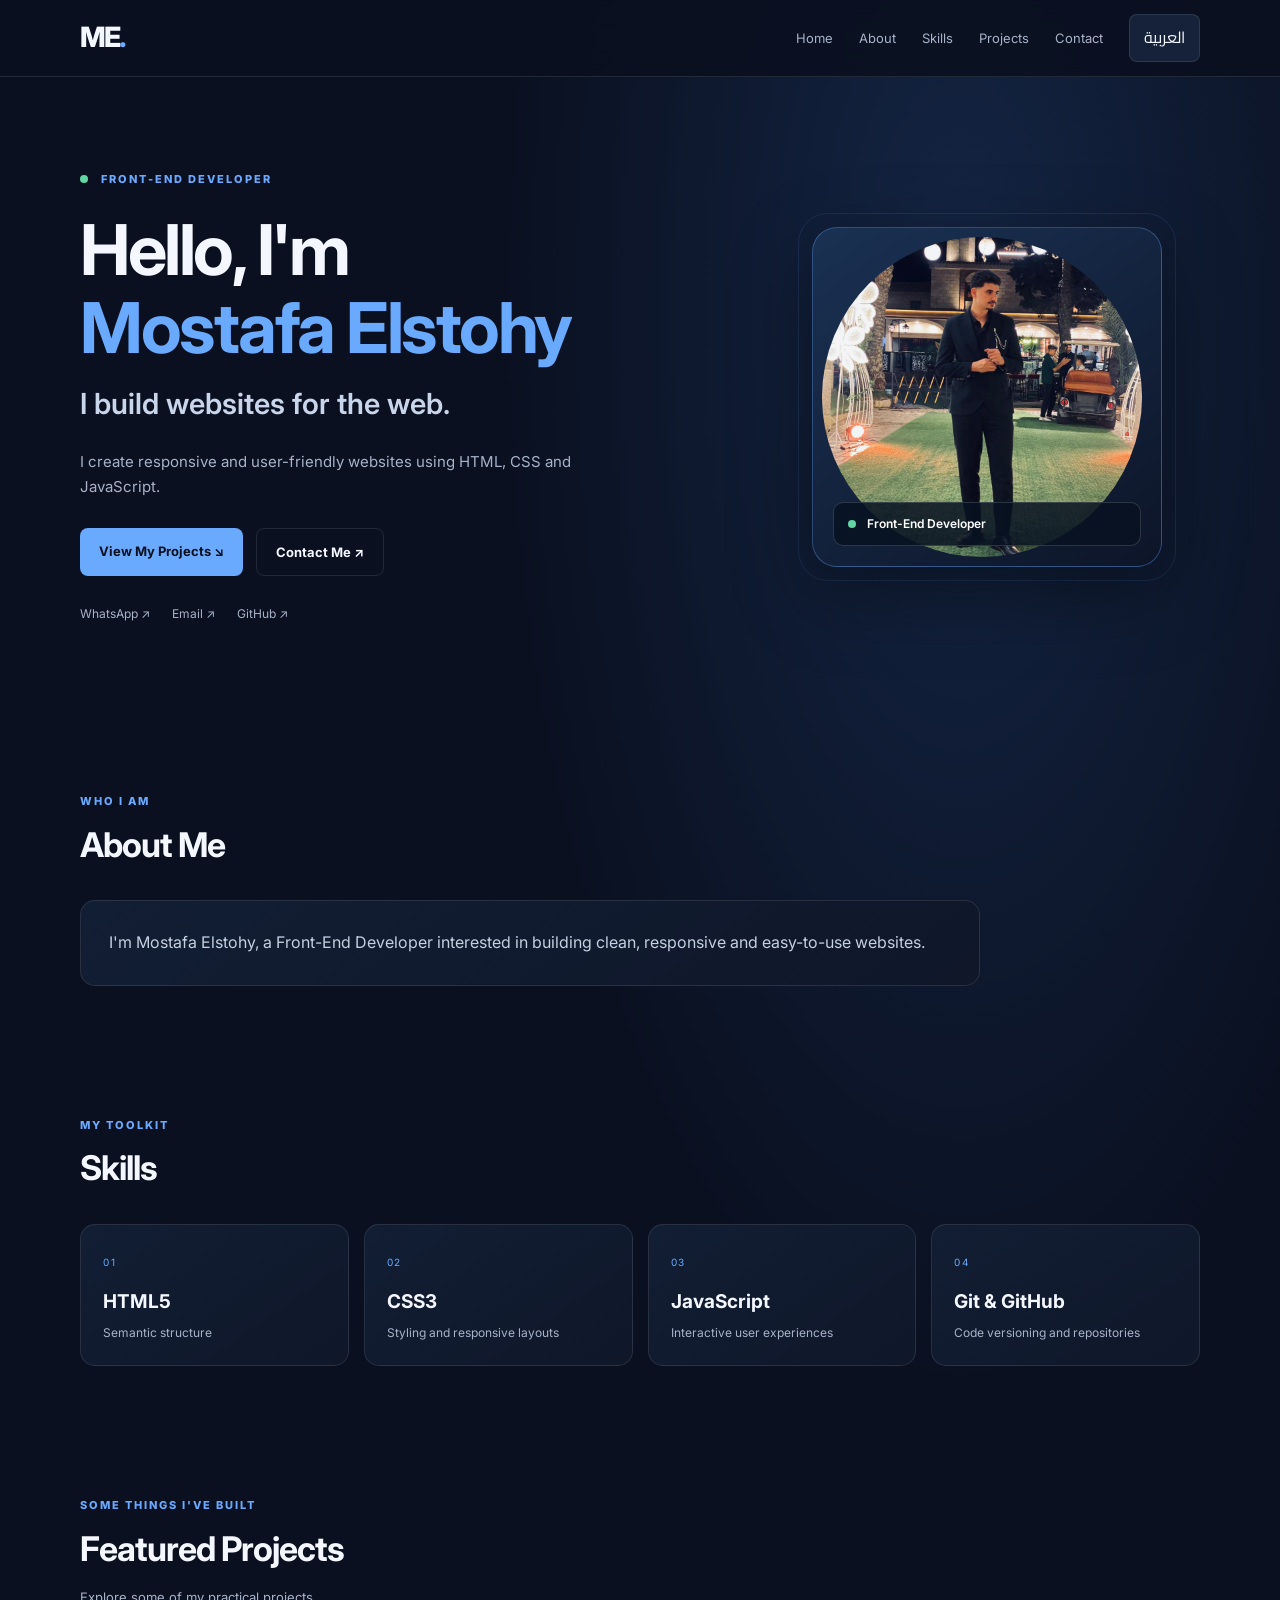
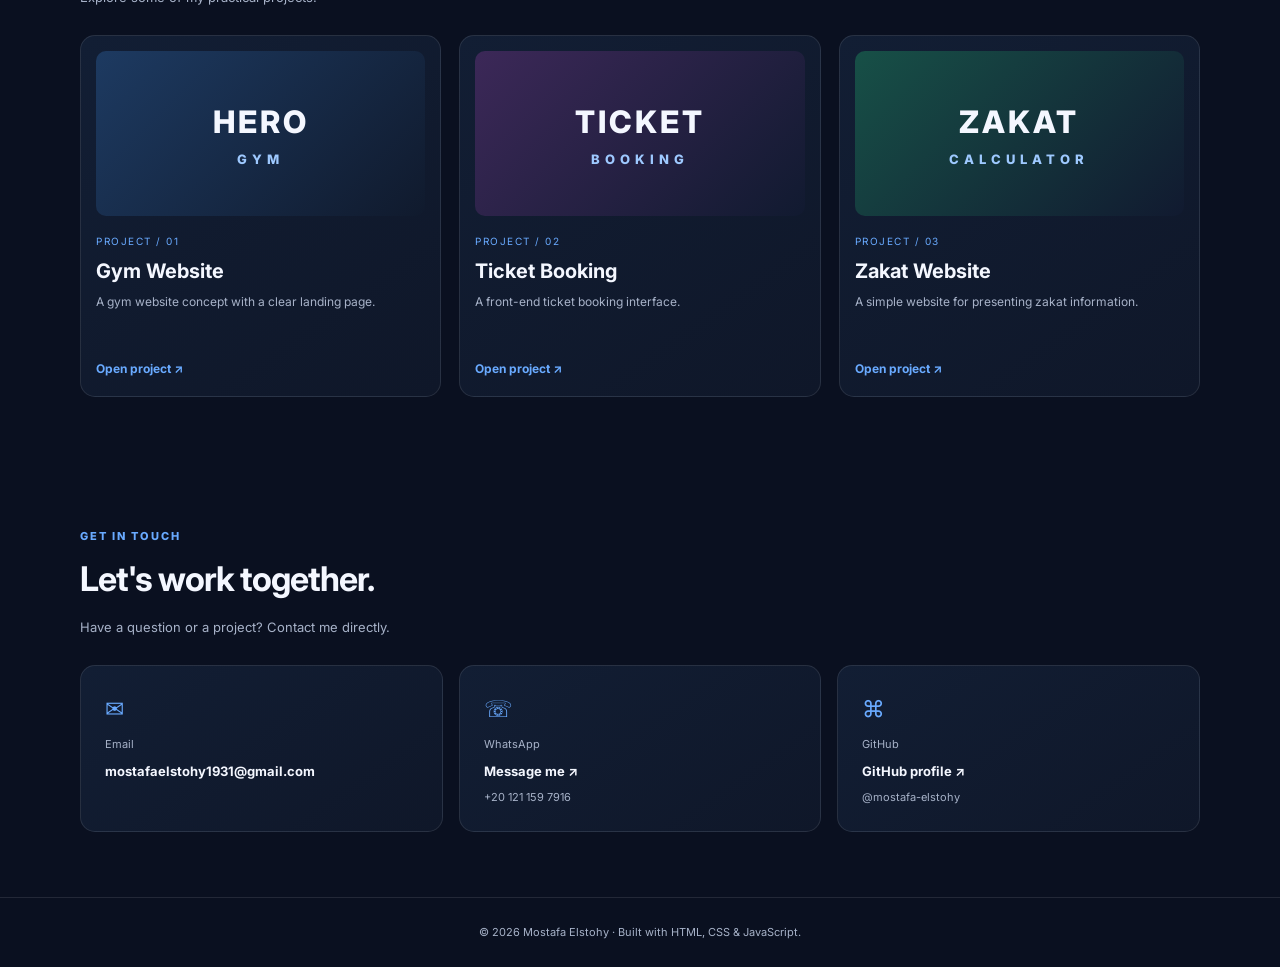
<file: index.html>
<!DOCTYPE html>
<html lang="en" dir="ltr">
<head>
    <meta charset="UTF-8">
    <meta name="viewport" content="width=device-width, initial-scale=1.0">

    <meta name="description" content="Mostafa Elstohy - Front-End Developer Portfolio">

    <title>Mostafa Elstohy | Front-End Developer</title>

    <link rel="preconnect" href="https://fonts.googleapis.com">
    <link rel="preconnect" href="https://fonts.gstatic.com" crossorigin>

    <link href="https://fonts.googleapis.com/css2?family=Cairo:wght@400;500;600;700;800&family=Inter:wght@400;500;600;700;800&display=swap" rel="stylesheet">

    <link rel="stylesheet" href="style.css">
    <script src="script.js" defer></script>
</head>

<body>

<header class="header">
    <nav class="nav container">

        <a class="logo" href="#home">ME<span>.</span></a>

        <button class="menu-toggle" id="menuToggle">☰</button>

        <div class="nav-links" id="navLinks">

            <a href="#home" data-en="Home" data-ar="الرئيسية">Home</a>

            <a href="#about" data-en="About" data-ar="عني">About</a>

            <a href="#skills" data-en="Skills" data-ar="المهارات">Skills</a>

            <a href="#projects" data-en="Projects" data-ar="المشاريع">Projects</a>

            <a href="#contact" data-en="Contact" data-ar="تواصل معي">Contact</a>

            <button class="lang-btn" id="languageBtn">العربية</button>

        </div>
    </nav>
</header>


<main>

    <!-- HOME SECTION -->

    <section class="hero container" id="home">

        <div class="hero-content">

            <p class="eyebrow">
                <span class="dot"></span>
                <span data-en="FRONT-END DEVELOPER" data-ar="مطور واجهات أمامية">
                    FRONT-END DEVELOPER
                </span>
            </p>

            <h1>
                <span data-en="Hello, I'm" data-ar="أهلاً، أنا">Hello, I'm</span>
                <br>
                <span class="accent">Mostafa Elstohy</span>
            </h1>

            <h2
                data-en="I build websites for the web."
                data-ar="ببني مواقع ويب عصرية.">
                I build websites for the web.
            </h2>

            <p class="intro"
                data-en="I create responsive and user-friendly websites using HTML, CSS and JavaScript. Take a look at my projects and feel free to contact me."
                data-ar="بصمم وبنفذ مواقع متجاوبة وسهلة الاستخدام باستخدام HTML وCSS وJavaScript. اتفرج على مشاريعي ومتترددش تتواصل معايا.">

                I create responsive and user-friendly websites using HTML, CSS and JavaScript.
            </p>

            <div class="actions">

                <a class="btn primary" href="#projects"
                    data-en="View My Projects ↘"
                    data-ar="شوف مشاريعي ↘">
                    View My Projects ↘
                </a>

                <a class="btn outline"
                    href="mailto:mostafaelstohy1931@gmail.com"
                    data-en="Contact Me ↗"
                    data-ar="تواصل معايا ↗">
                    Contact Me ↗
                </a>

            </div>

            <div class="quick-links">

                <a href="https://wa.me/201211597916" target="_blank">
                    WhatsApp ↗
                </a>

                <a href="mailto:mostafaelstohy1931@gmail.com">
                    Email ↗
                </a>

                <a href="https://github.com/mostafa-elstohy" target="_blank">
                    GitHub ↗
                </a>

            </div>

        </div>


        <div class="hero-photo-wrap">

    <div class="photo-glow"></div>

    <img
        src="profile.jpeg.jpeg"
        alt="Mostafa Elstohy"
        class="profile-photo"
        width="400px"
        height="400px"
    >

    <div class="photo-caption">
        <span class="status-dot"></span>
        Front-End Developer
    </div>

</div>
    </section>



    <!-- ABOUT SECTION -->

    <section class="section container" id="about">

        <div class="section-heading">

            <p class="kicker" data-en="WHO I AM" data-ar="مين أنا">
                WHO I AM
            </p>

            <h2 data-en="About Me" data-ar="نبذة عني">
                About Me
            </h2>

        </div>

        <div class="panel">

            <p
                data-en="I'm Mostafa Elstohy, a Front-End Developer interested in building clean, responsive and easy-to-use websites. I work with HTML, CSS and JavaScript, and I keep developing my skills through practical projects."
                data-ar="أنا مصطفى الأسطوحي، مطور واجهات أمامية مهتم ببناء مواقع منظمة ومتجاوبة وسهلة الاستخدام. بستخدم HTML وCSS وJavaScript، وبطوّر مهاراتي باستمرار من خلال تنفيذ مشاريع عملية.">

                I'm Mostafa Elstohy, a Front-End Developer interested in building clean, responsive and easy-to-use websites.

            </p>

        </div>

    </section>



    <!-- SKILLS SECTION -->

    <section class="section container" id="skills">

        <div class="section-heading">

            <p class="kicker" data-en="MY TOOLKIT" data-ar="الأدوات اللي بستخدمها">
                MY TOOLKIT
            </p>

            <h2 data-en="Skills" data-ar="المهارات">
                Skills
            </h2>

        </div>


        <div class="skills-grid">

            <article class="skill">
                <span>01</span>
                <h3>HTML5</h3>
                <p data-en="Semantic structure" data-ar="بناء هيكل صفحات منظم">
                    Semantic structure
                </p>
            </article>

            <article class="skill">
                <span>02</span>
                <h3>CSS3</h3>
                <p data-en="Styling and responsive layouts" data-ar="التنسيق والتصميم المتجاوب">
                    Styling and responsive layouts
                </p>
            </article>

            <article class="skill">
                <span>03</span>
                <h3>JavaScript</h3>
                <p data-en="Interactive user experiences" data-ar="إضافة التفاعل للمواقع">
                    Interactive user experiences
                </p>
            </article>

            <article class="skill">
                <span>04</span>
                <h3>Git & GitHub</h3>
                <p data-en="Code versioning and repositories" data-ar="إدارة الكود والمستودعات">
                    Code versioning and repositories
                </p>
            </article>

        </div>

    </section>



    <!-- PROJECTS SECTION -->

    <section class="section container" id="projects">

        <div class="section-heading">

            <p class="kicker" data-en="SOME THINGS I'VE BUILT" data-ar="نماذج من شغلي">
                SOME THINGS I'VE BUILT
            </p>

            <h2 data-en="Featured Projects" data-ar="أبرز المشاريع">
                Featured Projects
            </h2>

            <p class="section-note"
                data-en="Explore some of my practical projects."
                data-ar="اتفرج على بعض مشاريعي العملية.">

                Explore some of my practical projects.

            </p>

        </div>


        <div class="projects-grid">

            <article class="project">

                <div class="project-visual gym">
                    HERO
                    <span>GYM</span>
                </div>

                <p class="project-index">PROJECT / 01</p>

                <h3 data-en="Gym Website" data-ar="موقع الجيم">
                    Gym Website
                </h3>

                <p
                    data-en="A gym website concept with a clear landing page and membership sections."
                    data-ar="موقع جيم بواجهة رئيسية وأقسام للاشتراكات والخدمات.">

                    A gym website concept with a clear landing page.

                </p>

                <a href="./Gym-website/gym.html"
                    data-en="Open project ↗"
                    data-ar="افتح المشروع ↗">
                    Open project ↗
                </a>

            </article>



            <article class="project">

                <div class="project-visual ticket">
                    TICKET
                    <span>BOOKING</span>
                </div>

                <p class="project-index">PROJECT / 02</p>

                <h3 data-en="Ticket Booking" data-ar="حجز التذاكر">
                    Ticket Booking
                </h3>

                <p
                    data-en="A front-end ticket booking interface built as a practical project."
                    data-ar="واجهة أمامية لحجز التذاكر كمشروع تطبيقي.">

                    A front-end ticket booking interface.

                </p>

                <a href="./Ticket-website/Ticket-website.html"
                    data-en="Open project ↗"
                    data-ar="افتح المشروع ↗">
                    Open project ↗
                </a>

            </article>



            <article class="project">

                <div class="project-visual zakat">
                    ZAKAT
                    <span>CALCULATOR</span>
                </div>

                <p class="project-index">PROJECT / 03</p>

                <h3 data-en="Zakat Website" data-ar="موقع الزكاة">
                    Zakat Website
                </h3>

                <p
                    data-en="A simple website for presenting zakat information and calculations."
                    data-ar="موقع بسيط لعرض معلومات وحسابات الزكاة.">

                    A simple website for presenting zakat information.

                </p>

                <a href="./zakat-website/zakat-Website.html"
                    data-en="Open project ↗"
                    data-ar="افتح المشروع ↗">
                    Open project ↗
                </a>

            </article>

        </div>

    </section>



    <!-- CONTACT SECTION -->

    <section class="section container" id="contact">

        <div class="section-heading">

            <p class="kicker" data-en="GET IN TOUCH" data-ar="خلينا نتواصل">
                GET IN TOUCH
            </p>

            <h2
                data-en="Let's work together."
                data-ar="خلينا نشتغل سوا.">

                Let's work together.

            </h2>

            <p class="section-note"
                data-en="Have a question or a project? Contact me directly."
                data-ar="عندك سؤال أو مشروع؟ تواصل معايا مباشرة.">

                Have a question or a project? Contact me directly.

            </p>

        </div>


        <div class="contact-grid">

            <a class="contact-card"
                href="mailto:mostafaelstohy1931@gmail.com">

                <span>✉</span>
                <small>Email</small>
                <strong>mostafaelstohy1931@gmail.com</strong>

            </a>


            <a class="contact-card"
                href="https://wa.me/201211597916"
                target="_blank">

                <span>☏</span>
                <small>WhatsApp</small>

                <strong data-en="Message me ↗" data-ar="ابعتلي رسالة ↗">
                    Message me ↗
                </strong>

                <em>+20 121 159 7916</em>

            </a>


            <a class="contact-card"
                href="https://github.com/mostafa-elstohy"
                target="_blank">

                <span>⌘</span>
                <small>GitHub</small>

                <strong data-en="GitHub profile ↗" data-ar="حساب GitHub ↗">
                    GitHub profile ↗
                </strong>

                <em>@mostafa-elstohy</em>

            </a>

        </div>

    </section>

</main>



<!-- FOOTER -->

<footer class="footer">

    <p>
        © <span id="year"></span> Mostafa Elstohy ·
        <span data-en="Built with HTML, CSS & JavaScript."
            data-ar="تم بناؤه باستخدام HTML وCSS وJavaScript.">
            Built with HTML, CSS & JavaScript.
        </span>
    </p>

</footer>

</body>
</html>
</file>
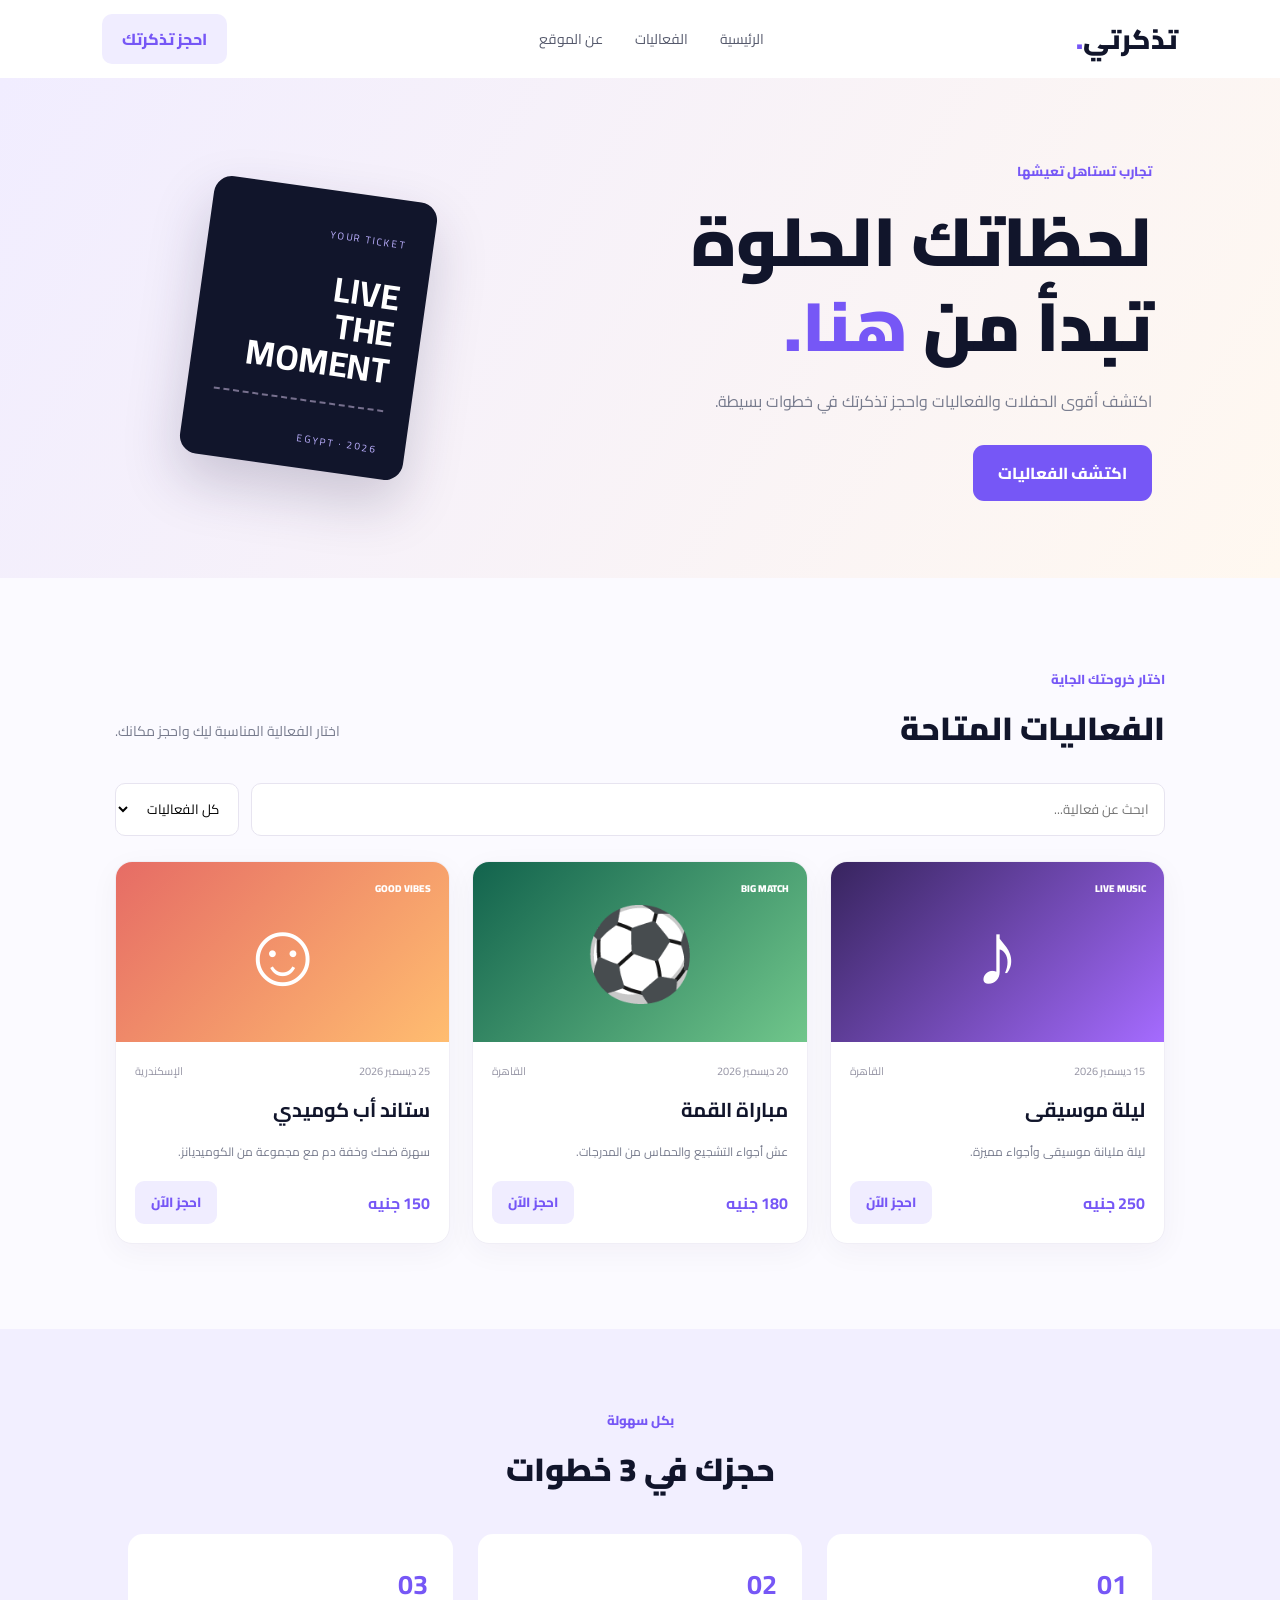
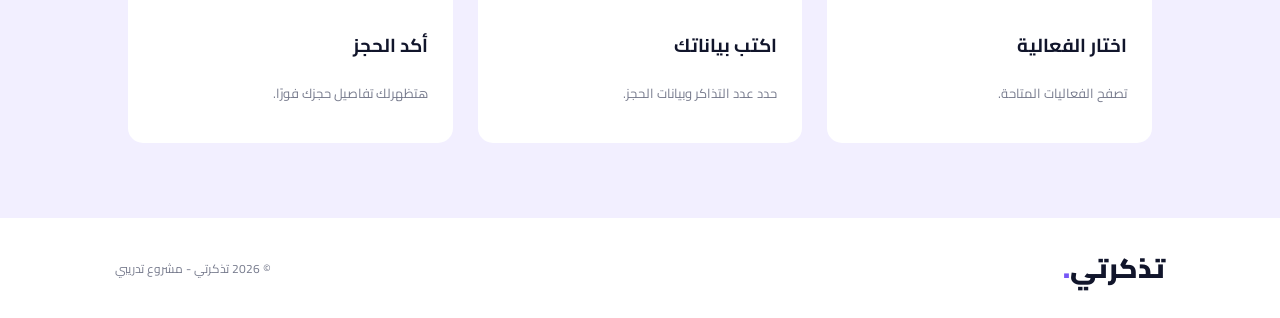
<file: Ticket-website/Ticket-website.html>
<!DOCTYPE html>
<html lang="ar" dir="rtl">
<head>
    <meta charset="UTF-8">
    <meta name="viewport" content="width=device-width, initial-scale=1.0">
    <title>تذكرتي | احجز مكانك</title>
      
         
<link rel="stylesheet" href="style.css">
</head>
<body>

    <header class="navbar">
        <a class="logo" href="#">تذكرتي<span>.</span></a>

        <nav>
            <a href="#home">الرئيسية</a>
            <a href="#events">الفعاليات</a>
            <a href="#about">عن الموقع</a>
        </nav>

        <a class="nav-button" href="#events">احجز تذكرتك</a>
    </header>

    <main>
        <section class="hero" id="home">
            <div class="hero-content">
                <span class="eyebrow">تجارب تستاهل تعيشها</span>

                <h1>لحظاتك الحلوة<br>تبدأ من <span>هنا.</span></h1>

                <p>
                    اكتشف أقوى الحفلات والفعاليات
                    واحجز تذكرتك في خطوات بسيطة.
                </p>

                <a class="primary-button" href="#events">
                    اكتشف الفعاليات
                </a>
            </div>

            <div class="hero-art">
                <div class="ticket-shape">
                    <span class="ticket-small">YOUR TICKET</span>
                    <strong>LIVE<br>THE<br>MOMENT</strong>
                    <div class="ticket-line"></div>
                    <span class="ticket-date">2026 · EGYPT</span>
                </div>
            </div>
        </section>

        <section class="events-section" id="events">

            <div class="section-heading">
                <div>
                    <span class="eyebrow">اختار خروحتك الجاية</span>
                    <h2>الفعاليات المتاحة</h2>
                </div>

                <p>اختار الفعالية المناسبة ليك واحجز مكانك.</p>
            </div>

            <div class="filters">
                <input
                    id="searchInput"
                    type="search"
                    placeholder="ابحث عن فعالية..."
                >

                <select id="categoryFilter">
                    <option value="all">كل الفعاليات</option>
                    <option value="concert">حفلات</option>
                    <option value="sport">رياضة</option>
                    <option value="show">عروض</option>
                </select>
            </div>

            <div class="events-grid" id="eventsGrid">

                <article class="event-card"
                    data-category="concert"
                    data-name="ليلة موسيقى">

                    <div class="event-image music">
                        <span>LIVE MUSIC</span>
                        <b>♪</b>
                    </div>

                    <div class="event-info">
                        <div class="event-meta">
                            <span>15 ديسمبر 2026</span>
                            <span>القاهرة</span>
                        </div>

                        <h3>ليلة موسيقى</h3>
                        <p>ليلة مليانة موسيقى وأجواء مميزة.</p>

                        <div class="card-bottom">
                            <strong>250 جنيه</strong>

                            <button class="book-button"
                                data-event="ليلة موسيقى"
                                data-price="250">
                                احجز الآن
                            </button>
                        </div>
                    </div>
                </article>

                <article class="event-card"
                    data-category="sport"
                    data-name="مباراة القمة">

                    <div class="event-image football">
                        <span>BIG MATCH</span>
                        <b>⚽</b>
                    </div>

                    <div class="event-info">
                        <div class="event-meta">
                            <span>20 ديسمبر 2026</span>
                            <span>القاهرة</span>
                        </div>

                        <h3>مباراة القمة</h3>
                        <p>عش أجواء التشجيع والحماس من المدرجات.</p>

                        <div class="card-bottom">
                            <strong>180 جنيه</strong>

                            <button class="book-button"
                                data-event="مباراة القمة"
                                data-price="180">
                                احجز الآن
                            </button>
                        </div>
                    </div>
                </article>

                <article class="event-card"
                    data-category="show"
                    data-name="ستاند أب كوميدي">

                    <div class="event-image comedy">
                        <span>GOOD VIBES</span>
                        <b>☺</b>
                    </div>

                    <div class="event-info">
                        <div class="event-meta">
                            <span>25 ديسمبر 2026</span>
                            <span>الإسكندرية</span>
                        </div>

                        <h3>ستاند أب كوميدي</h3>
                        <p>سهرة ضحك وخفة دم مع مجموعة من الكوميديانز.</p>

                        <div class="card-bottom">
                            <strong>150 جنيه</strong>

                            <button class="book-button"
                                data-event="ستاند أب كوميدي"
                                data-price="150">
                                احجز الآن
                            </button>
                        </div>
                    </div>
                </article>

            </div>

            <p class="empty-message" id="emptyMessage" hidden>
                مفيش فعاليات مطابقة للبحث.
            </p>

        </section>

        <section class="about" id="about">
            <span class="eyebrow">بكل سهولة</span>
            <h2>حجزك في 3 خطوات</h2>

            <div class="steps">
                <div>
                    <b>01</b>
                    <h3>اختار الفعالية</h3>
                    <p>تصفح الفعاليات المتاحة.</p>
                </div>

                <div>
                    <b>02</b>
                    <h3>اكتب بياناتك</h3>
                    <p>حدد عدد التذاكر وبيانات الحجز.</p>
                </div>

                <div>
                    <b>03</b>
                    <h3>أكد الحجز</h3>
                    <p>هتظهرلك تفاصيل حجزك فورًا.</p>
                </div>
            </div>
        </section>
    </main>

    <footer>
        <a class="logo" href="#">تذكرتي<span>.</span></a>
        <p>© 2026 تذكرتي - مشروع تدريبي</p>
    </footer>

    <!-- Booking Modal -->

    <div class="modal" id="bookingModal" aria-hidden="true">

        <div class="modal-box">

            <button class="close-modal" id="closeModal">×</button>

            <span class="eyebrow">خطوة واحدة وتبقى جاهز</span>

            <h2 id="modalTitle">احجز تذكرتك</h2>

            <p class="selected-event" id="selectedEvent"></p>

            <form id="bookingForm">

                <label for="customerName">الاسم بالكامل</label>
                <input id="customerName"
                    type="text"
                    placeholder="اكتب اسمك"
                    required minlength="3">

                <label for="customerEmail">البريد الإلكتروني</label>
                <input id="customerEmail"
                    type="email"
                    placeholder="name@example.com"
                    required>

                <label for="ticketCount">عدد التذاكر</label>

                <select id="ticketCount">
                    <option value="1">1 تذكرة</option>
                    <option value="2">2 تذكرة</option>
                    <option value="3">3 تذاكر</option>
                    <option value="4">4 تذاكر</option>
                </select>

                <div class="total-row">
                    <span>الإجمالي</span>
                    <strong id="totalPrice">0 جنيه</strong>
                </div>

                <button class="primary-button submit-button"
                    type="submit">
                    تأكيد الحجز
                </button>

            </form>

            <div class="success-message" id="successMessage" hidden>

                <div class="success-icon">✓</div>

                <h3>تم تسجيل حجزك بنجاح!</h3>

                <p id="bookingSummary"></p>

                <button class="primary-button" id="doneButton">
                    تمام
                </button>

            </div>

        </div>
    </div>

    <script src="script.js"></script>

</body>
</html>
</file>
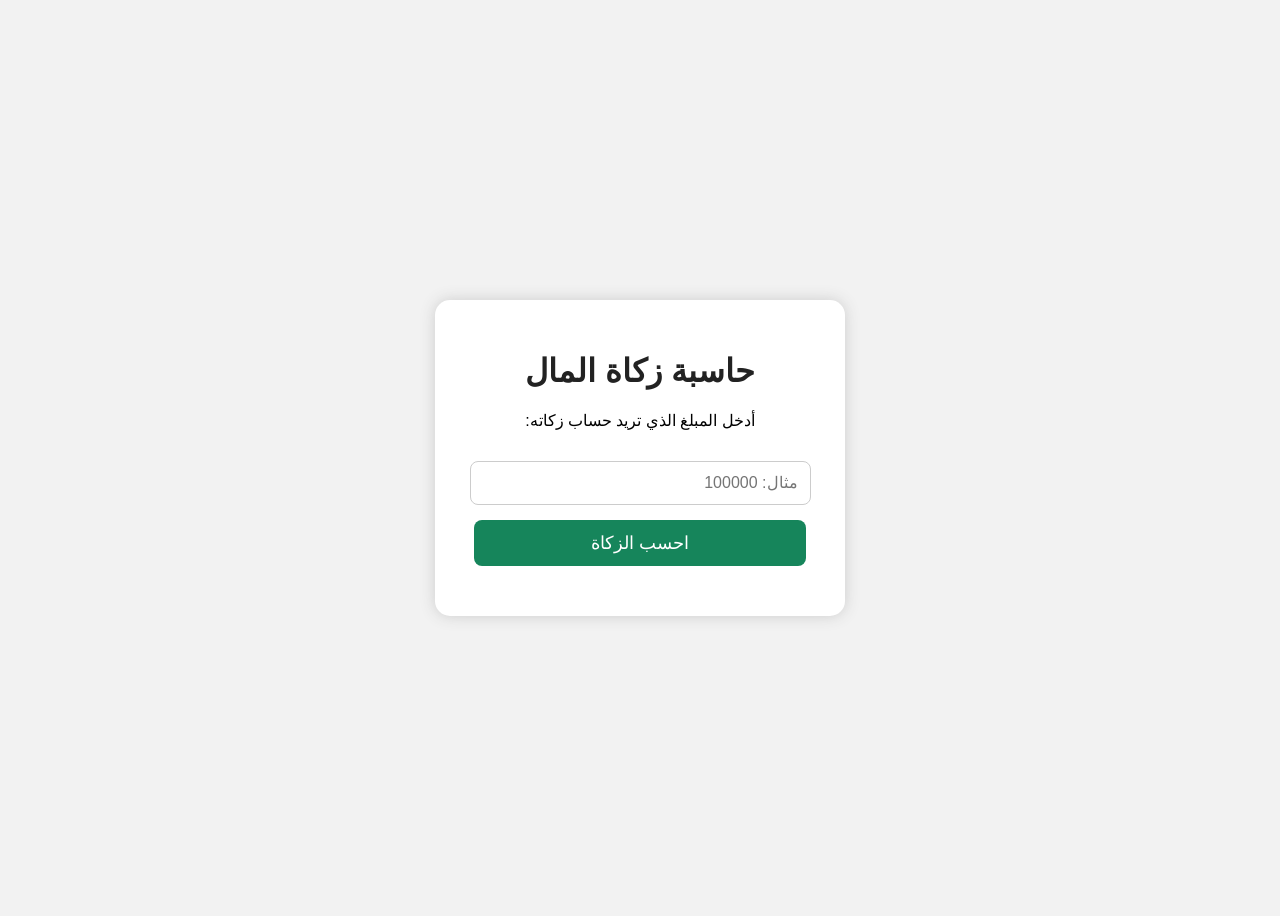
<file: zakat-website/zakat-Website.html>
<!DOCTYPE html>
<html lang="ar" dir="rtl">
<head>
    <meta charset="UTF-8">
    <meta name="viewport" content="width=device-width, initial-scale=1.0">
    <title>حاسبة زكاة المال</title>

    <style>
        body {
            font-family: Arial;
            background: #f2f2f2;
            display: flex;
            justify-content: center;
            align-items: center;
            height: 100vh;
        }

        .box {
            background: white;
            padding: 30px;
            width: 350px;
            border-radius: 15px;
            text-align: center;
            box-shadow: 0 0 15px #ccc;
        }

        h1 {
            color: #222;
        }

        input {
            width: 90%;
            padding: 12px;
            margin: 15px 0;
            border: 1px solid #ccc;
            border-radius: 8px;
            font-size: 16px;
        }

        button {
            width: 95%;
            padding: 12px;
            border: none;
            border-radius: 8px;
            background: #16855b;
            color: white;
            font-size: 18px;
            cursor: pointer;
        }

        button:hover {
            background: #106b49;
        }

        #result {
            margin-top: 20px;
            font-size: 18px;
            font-weight: bold;
        }
    </style>
</head>

<body>

    <div class="box">

        <h1>حاسبة زكاة المال</h1>

        <p>أدخل المبلغ الذي تريد حساب زكاته:</p>

        <input
            type="number"
            id="money"
            placeholder="مثال: 100000"
        >

        <button onclick="calculateZakat()">
            احسب الزكاة
        </button>

        <div id="result"></div>

    </div>

    <script>
        function calculateZakat() {

            let money = Number(document.getElementById("money").value);

            if (money <= 0) {
                document.getElementById("result").innerHTML =
                    "من فضلك أدخل مبلغ صحيح";
                return;
            }

            let zakat = money * 0.025;

            document.getElementById("result").innerHTML =
                "قيمة الزكاة: " + zakat.toLocaleString() + " جنيه";
        }
    </script>

</body>
</html>
</file>
<file: style.css>
* {
    box-sizing: border-box;
    margin: 0;
    padding: 0;
}

:root {
    --bg: #0a1020;
    --panel: #111b30;
    --text: #f4f7ff;
    --muted: #a7b2c8;
    --blue: #69aaff;
    --line: rgba(255,255,255,.1);
}

html {
    scroll-behavior: smooth;
    scroll-padding-top: 90px;
}

body {
    background:
        radial-gradient(ellipse at 75% 12%, #142544 0, transparent 34%),
        var(--bg);

    color: var(--text);
    font-family: Inter, Cairo, sans-serif;
    line-height: 1.7;
}

a {
    color: inherit;
    text-decoration: none;
}

.container {
    width: min(1120px, 90%);
    margin: auto;
}


/* NAVBAR */

.header {
    position: sticky;
    top: 0;
    z-index: 20;

    background: rgba(10,16,32,.9);
    backdrop-filter: blur(15px);

    border-bottom: 1px solid var(--line);
}

.nav {
    height: 76px;

    display: flex;
    align-items: center;
    justify-content: space-between;
}

.logo {
    font-size: 28px;
    font-weight: 800;
    letter-spacing: -2px;
}

.logo span,
.accent,
.initials span {
    color: var(--blue);
}

.nav-links {
    display: flex;
    align-items: center;
    gap: 26px;
}

.nav-links > a {
    font-size: 13px;
    color: var(--muted);
    transition: .2s;
}

.nav-links > a:hover {
    color: var(--blue);
}

.lang-btn,
.menu-toggle {
    border: 1px solid var(--line);
    background: #15223a;
    color: var(--text);

    padding: 9px 14px;
    border-radius: 8px;

    cursor: pointer;
    font: inherit;
}

.menu-toggle {
    display: none;
}


/* HERO */

.hero {
    min-height: 650px;

    display: grid;
    grid-template-columns: 1.2fr .8fr;

    align-items: center;
    gap: 55px;

    padding-top: 60px;
    padding-bottom: 70px;
}

.eyebrow,
.kicker {
    color: var(--blue);
    font-size: 11px;
    font-weight: 800;
    letter-spacing: 2px;
}

.dot {
    display: inline-block;

    width: 8px;
    height: 8px;

    background: #61d6a2;
    border-radius: 50%;

    margin-inline-end: 9px;
}

h1 {
    font-size: clamp(42px, 6vw, 70px);
    line-height: 1.12;
    letter-spacing: -2.5px;

    margin: 22px 0 12px;
}

.hero h2 {
    font-size: clamp(21px, 3vw, 29px);
    color: #c8d5ea;
    font-weight: 600;
}

.intro {
    max-width: 570px;

    color: var(--muted);

    margin: 20px 0 28px;
    font-size: 15px;
}


/* BUTTONS */

.actions {
    display: flex;
    gap: 13px;
    flex-wrap: wrap;
}

.btn {
    padding: 12px 19px;

    border-radius: 8px;

    font-size: 13px;
    font-weight: 700;

    transition: .2s;
}

.primary {
    background: var(--blue);
    color: #07101e;
}

.primary:hover {
    transform: translateY(-3px);
}

.outline {
    border: 1px solid var(--line);
}

.outline:hover {
    border-color: var(--blue);
    color: var(--blue);
}

.quick-links {
    display: flex;
    gap: 22px;

    margin-top: 28px;

    color: var(--muted);
    font-size: 12px;
}


/* HERO DESIGN */

.hero-visual {
    height: 360px;
    max-width: 360px;
    width: 100%;

    justify-self: center;

    border: 1px solid var(--line);
    border-radius: 28px;

    background: linear-gradient(145deg, #172b4c, #0d1528);

    display: flex;
    flex-direction: column;

    align-items: center;
    justify-content: center;

    position: relative;
    overflow: hidden;

    box-shadow: 0 25px 80px #0005;
}

.initials {
    font-size: 100px;
    font-weight: 800;
    letter-spacing: -9px;
    z-index: 1;
}

.hero-visual p {
    font-size: 12px;
    letter-spacing: 2px;
    color: #d5e4fa;
    z-index: 1;
}

.hero-visual small {
    margin-top: 17px;
    color: var(--muted);
    z-index: 1;
}

.ring {
    position: absolute;

    border: 1px solid #69aaff35;
    border-radius: 50%;

    width: 280px;
    height: 280px;
}

.ring-a {
    transform: translate(90px, -105px);
}

.ring-b {
    transform: translate(-110px, 110px);

    width: 210px;
    height: 210px;
}


/* SECTIONS */

.section {
    padding-top: 65px;
    padding-bottom: 65px;
}

.section-heading {
    margin-bottom: 27px;
}

.section-heading h2 {
    font-size: 34px;
    letter-spacing: -1px;
    margin-top: 5px;
}

.section-note {
    font-size: 13px;
    color: var(--muted);
    margin-top: 8px;
}


/* ABOUT */

.panel,
.skill,
.project,
.contact-card {
    background: linear-gradient(145deg, #121e34, #0f1729);

    border: 1px solid var(--line);
    border-radius: 15px;
}

.panel {
    padding: 28px;
    color: #c4cfe1;
    max-width: 900px;
}


/* SKILLS */

.skills-grid {
    display: grid;
    grid-template-columns: repeat(4, 1fr);
    gap: 15px;
}

.skill {
    padding: 22px;
}

.skill span,
.project-index {
    color: var(--blue);
    font-size: 10px;
    letter-spacing: 1.5px;
}

.skill h3 {
    font-size: 19px;
    margin: 12px 0 4px;
}

.skill p,
.project > p:not(.project-index) {
    font-size: 12px;
    color: var(--muted);
}


/* PROJECTS */

.projects-grid {
    display: grid;
    grid-template-columns: repeat(3, 1fr);
    gap: 18px;
}

.project {
    padding: 15px;
    transition: .25s;
}

.project:hover {
    transform: translateY(-5px);
    border-color: #69aaff75;
}

.project-visual {
    height: 165px;
    border-radius: 10px;

    display: flex;
    flex-direction: column;

    justify-content: center;
    align-items: center;

    font-size: 31px;
    font-weight: 800;
    letter-spacing: 3px;

    background: linear-gradient(135deg, #1d3a61, #101a2d);
}

.project-visual span {
    font-size: 13px;
    letter-spacing: 5px;
    color: #9ec9ff;
}

.ticket {
    background: linear-gradient(135deg, #3c2858, #111a30);
}

.zakat {
    background: linear-gradient(135deg, #175047, #111a30);
}

.project-index {
    margin-top: 17px;
}

.project h3 {
    font-size: 20px;
    margin: 4px 0;
}

.project > p:not(.project-index) {
    min-height: 55px;
}

.project > a {
    display: inline-block;

    color: var(--blue);
    font-size: 12px;
    font-weight: 700;

    margin-top: 12px;
}


/* CONTACT */

.contact-grid {
    display: grid;
    grid-template-columns: repeat(3, 1fr);
    gap: 16px;
}

.contact-card {
    padding: 24px;

    display: flex;
    flex-direction: column;
    gap: 6px;

    transition: .2s;
    min-width: 0;
}

.contact-card:hover {
    border-color: var(--blue);
    transform: translateY(-3px);
}

.contact-card > span {
    font-size: 23px;
    color: var(--blue);
}

.contact-card small,
.contact-card em {
    font-size: 11px;
    color: var(--muted);
    font-style: normal;
}

.contact-card strong {
    font-size: 13px;
    overflow-wrap: anywhere;
}


/* FOOTER */

.footer {
    border-top: 1px solid var(--line);

    padding: 25px 5%;

    text-align: center;
    color: var(--muted);

    font-size: 11px;
}


/* ARABIC */

body[dir="rtl"] {
    font-family: Cairo, Inter, sans-serif;
}

body[dir="rtl"] .eyebrow,
body[dir="rtl"] .kicker {
    letter-spacing: 0;
}

body[dir="rtl"] h1 {
    letter-spacing: 0;
}

body[dir="rtl"] .hero-content,
body[dir="rtl"] .section-heading,
body[dir="rtl"] .panel,
body[dir="rtl"] .skill,
body[dir="rtl"] .project,
body[dir="rtl"] .contact-card {
    text-align: right;
}


/* TABLET */

@media(max-width: 800px) {

    .hero {
        grid-template-columns: 1fr;
        gap: 35px;
        padding-top: 55px;
    }

    .hero-visual {
        height: 280px;
        max-width: 300px;
    }

    .skills-grid {
        grid-template-columns: repeat(2, 1fr);
    }

    .projects-grid {
        grid-template-columns: 1fr 1fr;
    }

    .contact-grid {
        grid-template-columns: 1fr;
    }

}


/* MOBILE */

@media(max-width: 600px) {

    .nav {
        height: 68px;
    }

    .menu-toggle {
        display: block;
    }

    .nav-links {
        display: none;

        position: absolute;

        top: 68px;
        left: 5%;
        right: 5%;

        padding: 18px;

        background: #111b30;
        border: 1px solid var(--line);
        border-radius: 12px;

        flex-direction: column;
        align-items: stretch;
        gap: 14px;
    }

    .nav-links.open {
        display: flex;
    }

    .nav-links > a,
    .lang-btn {
        text-align: center;
    }

    .hero {
        min-height: auto;
        padding-top: 65px;
    }

    .hero-visual {
        height: 250px;
    }

    .section {
        padding-top: 48px;
        padding-bottom: 48px;
    }

    .section-heading h2 {
        font-size: 29px;
    }

    .projects-grid {
        grid-template-columns: 1fr;
    }

    .project > p:not(.project-index) {
        min-height: 0;
    }

    .quick-links {
        gap: 15px;
        flex-wrap: wrap;
    }

}
.hero-photo-wrap {
    position: relative;
    width: min(100%, 350px);
    justify-self: center;
    padding: 9px;

    border: 1px solid rgba(105, 170, 255, .35);
    border-radius: 25px;

    background: linear-gradient(145deg, #1a3153, #0d1528);

    box-shadow: 0 25px 80px #0006;
}

 .profile-photo {
    width: 320px;
    height: 320px;
    object-fit: cover;
    object-position: center 40%;
    border-radius: 50%;
    display: block;
}

.photo-glow {
    position: absolute;
    inset: -15px;
    border-radius: 30px;
    border: 1px solid #69aaff20;
    z-index: -1;
}

.photo-caption {
    position: absolute;
    bottom: 20px;
    left: 20px;
    right: 20px;

    padding: 11px 14px;
    border: 1px solid #ffffff25;
    border-radius: 10px;

    background: #081222d9;
    color: white;
    font-size: 12px;
    font-weight: 600;
}

.status-dot {
    display: inline-block;
    width: 8px;
    height: 8px;
    border-radius: 50%;
    background: #61d6a2;
    margin-right: 8px;
}

@media (max-width: 800px) {
    .hero-photo-wrap {
        width: min(75%, 330px);
    }
}

@media (max-width: 600px) {
    .hero-photo-wrap {
        width: min(88%, 320px);
    }
}
</file>
<file: Ticket-website/style.css>
@import url('https://fonts.googleapis.com/css2?family=Cairo:wght@400;500;600;700;800;900&display=swap');
 
:root {
    --navy: #11152b;
    --purple: #7657f6;
    --orange: #ffb45b;
    --muted: #777b8d;
}

* {
    box-sizing: border-box;
}

html {
    scroll-behavior: smooth;
}

body {
    margin: 0;
    font-family: 'Cairo', sans-serif;
    color: var(--navy);
    background: #fbfaff;
}

a {
    text-decoration: none;
    color: inherit;
}

/* Navbar */

.navbar {
    height: 78px;
    padding: 0 8%;
    display: flex;
    align-items: center;
    justify-content: space-between;
    background: #fff;
}

.logo {
    font-size: 27px;
    font-weight: 900;
}

.logo span {
    color: var(--purple);
}

nav {
    display: flex;
    gap: 32px;
    color: #55596c;
    font-size: 14px;
}

nav a:hover {
    color: var(--purple);
}

.nav-button {
    background: #f0edff;
    color: var(--purple);
    padding: 10px 20px;
    border-radius: 10px;
    font-weight: 800;
}

/* Hero */

.hero {
    min-height: 500px;
    padding: 65px 10%;
    display: flex;
    align-items: center;
    justify-content: space-between;
    gap: 40px;
    background: linear-gradient(120deg, #f1edff, #fff8f0);
}

.hero-content {
    max-width: 520px;
}

.eyebrow {
    color: var(--purple);
    font-weight: 800;
    font-size: 13px;
}

h1 {
    font-size: clamp(42px, 6vw, 68px);
    line-height: 1.25;
    margin: 14px 0;
    font-weight: 900;
}

h1 span {
    color: var(--purple);
}

.hero-content p {
    color: var(--muted);
    line-height: 2;
    margin-bottom: 28px;
}

.primary-button {
    display: inline-block;
    border: 0;
    border-radius: 11px;
    background: var(--purple);
    color: #fff;
    padding: 13px 25px;
    font-family: inherit;
    font-weight: 800;
    cursor: pointer;
}

.primary-button:hover {
    transform: translateY(-2px);
}

/* Ticket Design */

.hero-art {
    width: 360px;
    height: 330px;
    position: relative;
    display: grid;
    place-items: center;
    flex-shrink: 0;
}

.ticket-shape {
    width: 225px;
    height: 280px;
    background: var(--navy);
    color: #fff;
    border-radius: 18px;
    transform: rotate(8deg);
    padding: 27px;
    position: relative;
    box-shadow: 0 25px 55px #29204b35;
}

.ticket-small,
.ticket-date {
    color: #bcb0ff;
    font-size: 10px;
    letter-spacing: 2px;
}

.ticket-shape strong {
    display: block;
    font-size: 35px;
    line-height: 1.05;
    margin: 22px 0;
}

.ticket-line {
    border-top: 2px dashed #77708e;
    margin: 20px 0;
}

/* Events */

.events-section {
    padding: 85px 9%;
}

.section-heading {
    display: flex;
    justify-content: space-between;
    align-items: end;
    margin-bottom: 25px;
}

h2 {
    font-size: 32px;
    margin: 5px 0 0;
    font-weight: 900;
}

.section-heading p {
    color: var(--muted);
    font-size: 14px;
}

.filters {
    display: flex;
    gap: 12px;
    margin-bottom: 25px;
}

.filters input,
.filters select,
.modal input,
.modal select {
    border: 1px solid #e7e4f0;
    border-radius: 10px;
    padding: 12px 15px;
    background: #fff;
    font-family: inherit;
    outline: none;
}

.filters input {
    flex: 1;
}

.events-grid {
    display: grid;
    grid-template-columns: repeat(3, 1fr);
    gap: 22px;
}

.event-card {
    background: #fff;
    border-radius: 17px;
    overflow: hidden;
    box-shadow: 0 8px 30px #2420440b;
    border: 1px solid #f0eef6;
    transition: .2s;
}

.event-card:hover {
    transform: translateY(-5px);
}

.event-image {
    height: 180px;
    display: flex;
    align-items: center;
    justify-content: center;
    position: relative;
}

.event-image span {
    position: absolute;
    top: 17px;
    right: 18px;
    font-size: 10px;
    font-weight: 900;
    color: #fff;
}

.event-image b {
    font-size: 90px;
    color: #fff;
}

.music {
    background: linear-gradient(135deg, #37245e, #a56bff);
}

.football {
    background: linear-gradient(135deg, #12634d, #70c68b);
}

.comedy {
    background: linear-gradient(135deg, #e66c65, #ffbd70);
}

.event-info {
    padding: 19px;
}

.event-meta {
    display: flex;
    justify-content: space-between;
    color: #9695a5;
    font-size: 11px;
}

.event-info h3 {
    margin: 10px 0 3px;
    font-size: 20px;
}

.event-info p {
    color: var(--muted);
    font-size: 12px;
}

.card-bottom {
    display: flex;
    justify-content: space-between;
    align-items: center;
    margin-top: 18px;
}

.card-bottom strong {
    color: var(--purple);
}

.book-button {
    border: 0;
    background: #f0edff;
    color: var(--purple);
    padding: 9px 16px;
    border-radius: 9px;
    font-family: inherit;
    font-weight: 800;
    cursor: pointer;
}

.empty-message {
    color: var(--muted);
    text-align: center;
    padding: 30px;
}

/* About */

.about {
    padding: 75px 10%;
    background: #f2efff;
    text-align: center;
}

.steps {
    display: grid;
    grid-template-columns: repeat(3, 1fr);
    gap: 25px;
    margin-top: 35px;
    text-align: right;
}

.steps div {
    background: #fff;
    padding: 25px;
    border-radius: 15px;
}

.steps b {
    color: var(--purple);
    font-size: 27px;
}

.steps p {
    color: var(--muted);
    font-size: 13px;
}

/* Footer */

footer {
    padding: 25px 9%;
    display: flex;
    align-items: center;
    justify-content: space-between;
    background: #fff;
}

footer p {
    color: var(--muted);
    font-size: 12px;
}

/* Booking Modal */

.modal {
    display: none;
    position: fixed;
    inset: 0;
    z-index: 10;
    background: #11152bbd;
    padding: 20px;
    align-items: center;
    justify-content: center;
}

.modal.show {
    display: flex;
}

.modal-box {
    width: min(100%, 440px);
    max-height: 90vh;
    overflow: auto;
    background: #fff;
    border-radius: 18px;
    padding: 30px;
    position: relative;
}

.close-modal {
    position: absolute;
    left: 18px;
    top: 12px;
    border: 0;
    background: none;
    font-size: 28px;
    cursor: pointer;
}

.modal-box h2 {
    font-size: 27px;
}

.selected-event {
    color: var(--purple);
    font-weight: 800;
}

#bookingForm {
    display: flex;
    flex-direction: column;
    gap: 8px;
}

#bookingForm label {
    font-size: 13px;
    font-weight: 700;
    margin-top: 7px;
}

.total-row {
    display: flex;
    justify-content: space-between;
    padding: 15px 0;
    margin-top: 8px;
    border-top: 1px solid #eee;
}

.total-row strong {
    color: var(--purple);
}

.submit-button {
    width: 100%;
    margin-top: 5px;
}

.success-message {
    text-align: center;
    padding-top: 15px;
}

.success-icon {
    margin: auto;
    width: 55px;
    height: 55px;
    border-radius: 50%;
    display: grid;
    place-items: center;
    background: #e8f8ef;
    color: #20a45c;
    font-size: 30px;
}

/* Responsive */

@media (max-width: 800px) {

    .hero {
        padding: 55px 7%;
    }

    .events-grid {
        grid-template-columns: repeat(2, 1fr);
    }

    .events-section {
        padding: 65px 6%;
    }
}

@media (max-width: 600px) {

    .navbar {
        height: auto;
        flex-wrap: wrap;
        gap: 8px;
        padding: 12px 5%;
    }

    nav {
        order: 3;
        width: 100%;
        justify-content: center;
    }

    .hero {
        text-align: center;
        flex-direction: column;
        padding: 48px 7% 20px;
    }

    .section-heading {
        display: block;
    }

    .events-grid {
        grid-template-columns: 1fr;
    }

    .filters {
        flex-direction: column;
    }

    .steps {
        grid-template-columns: 1fr;
    }

    .about {
        padding: 55px 7%;
    }

    footer {
        flex-direction: column;
    }
}
</file>
